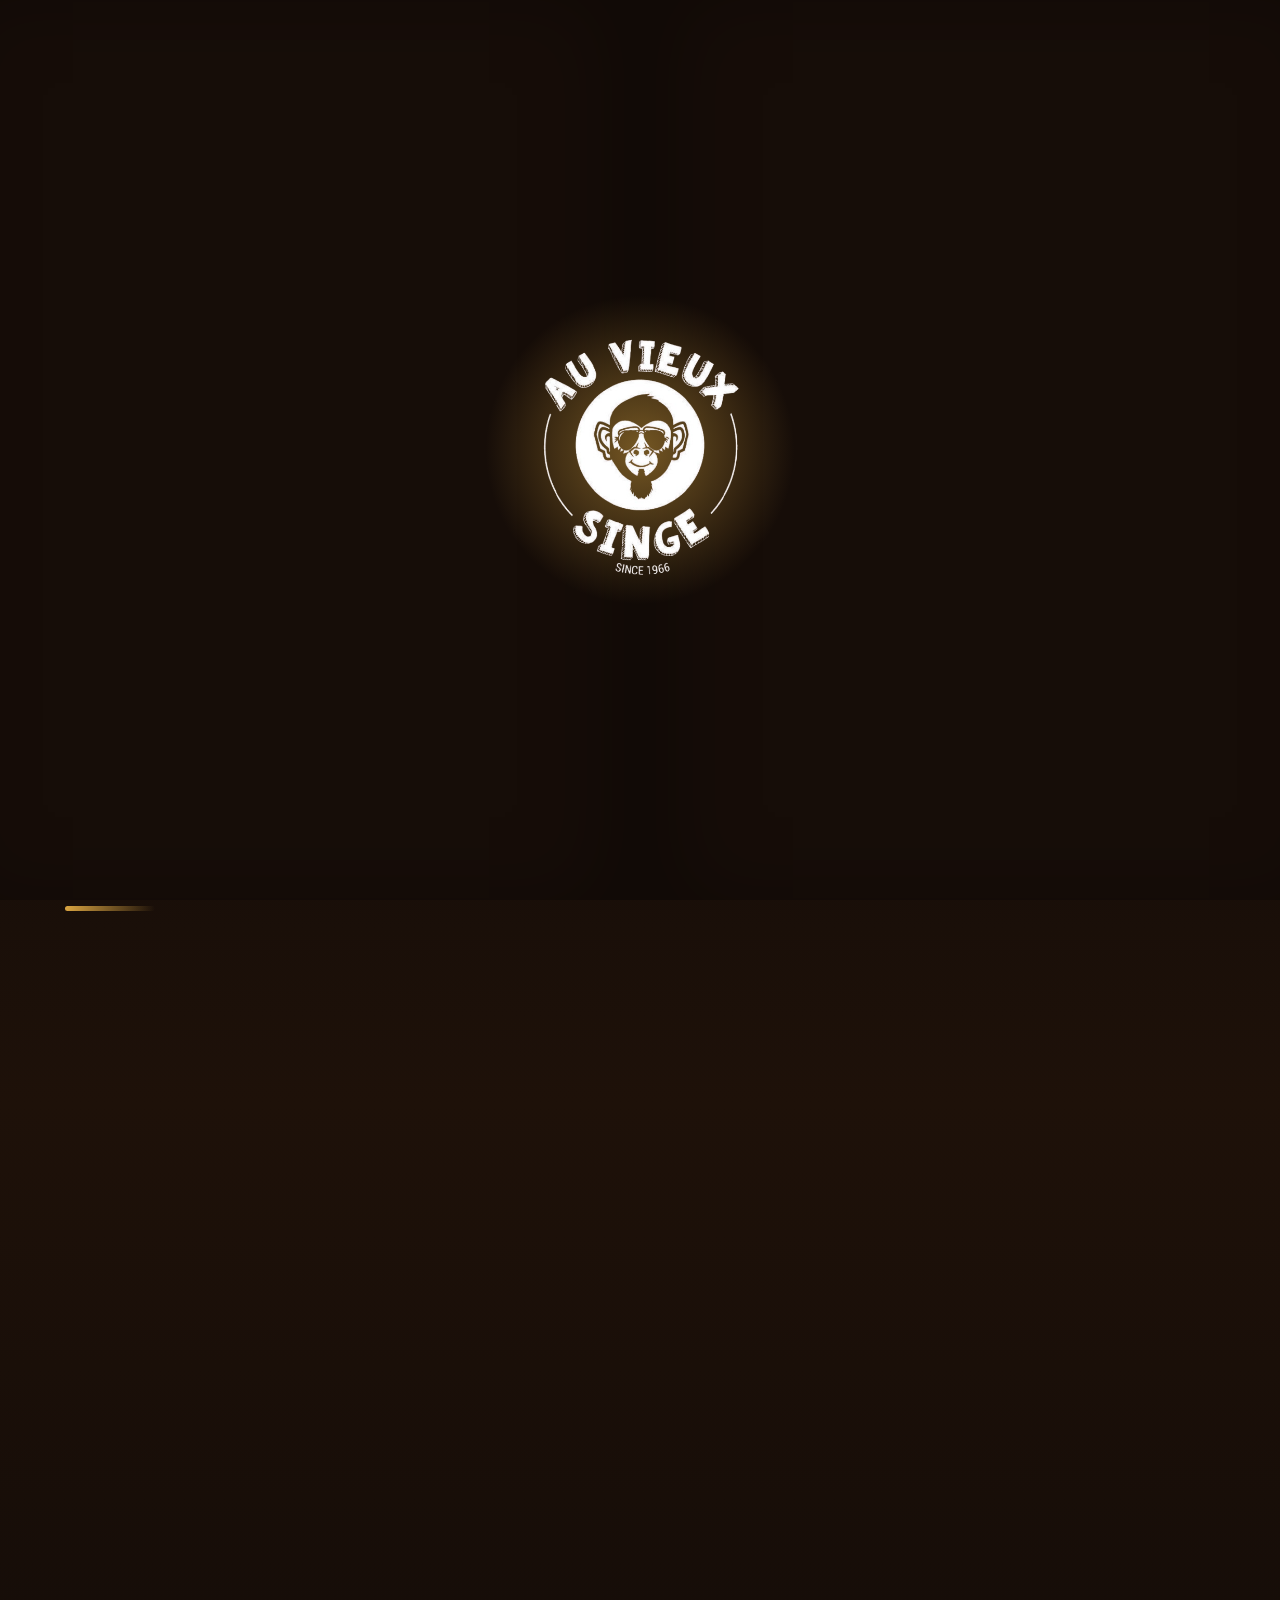
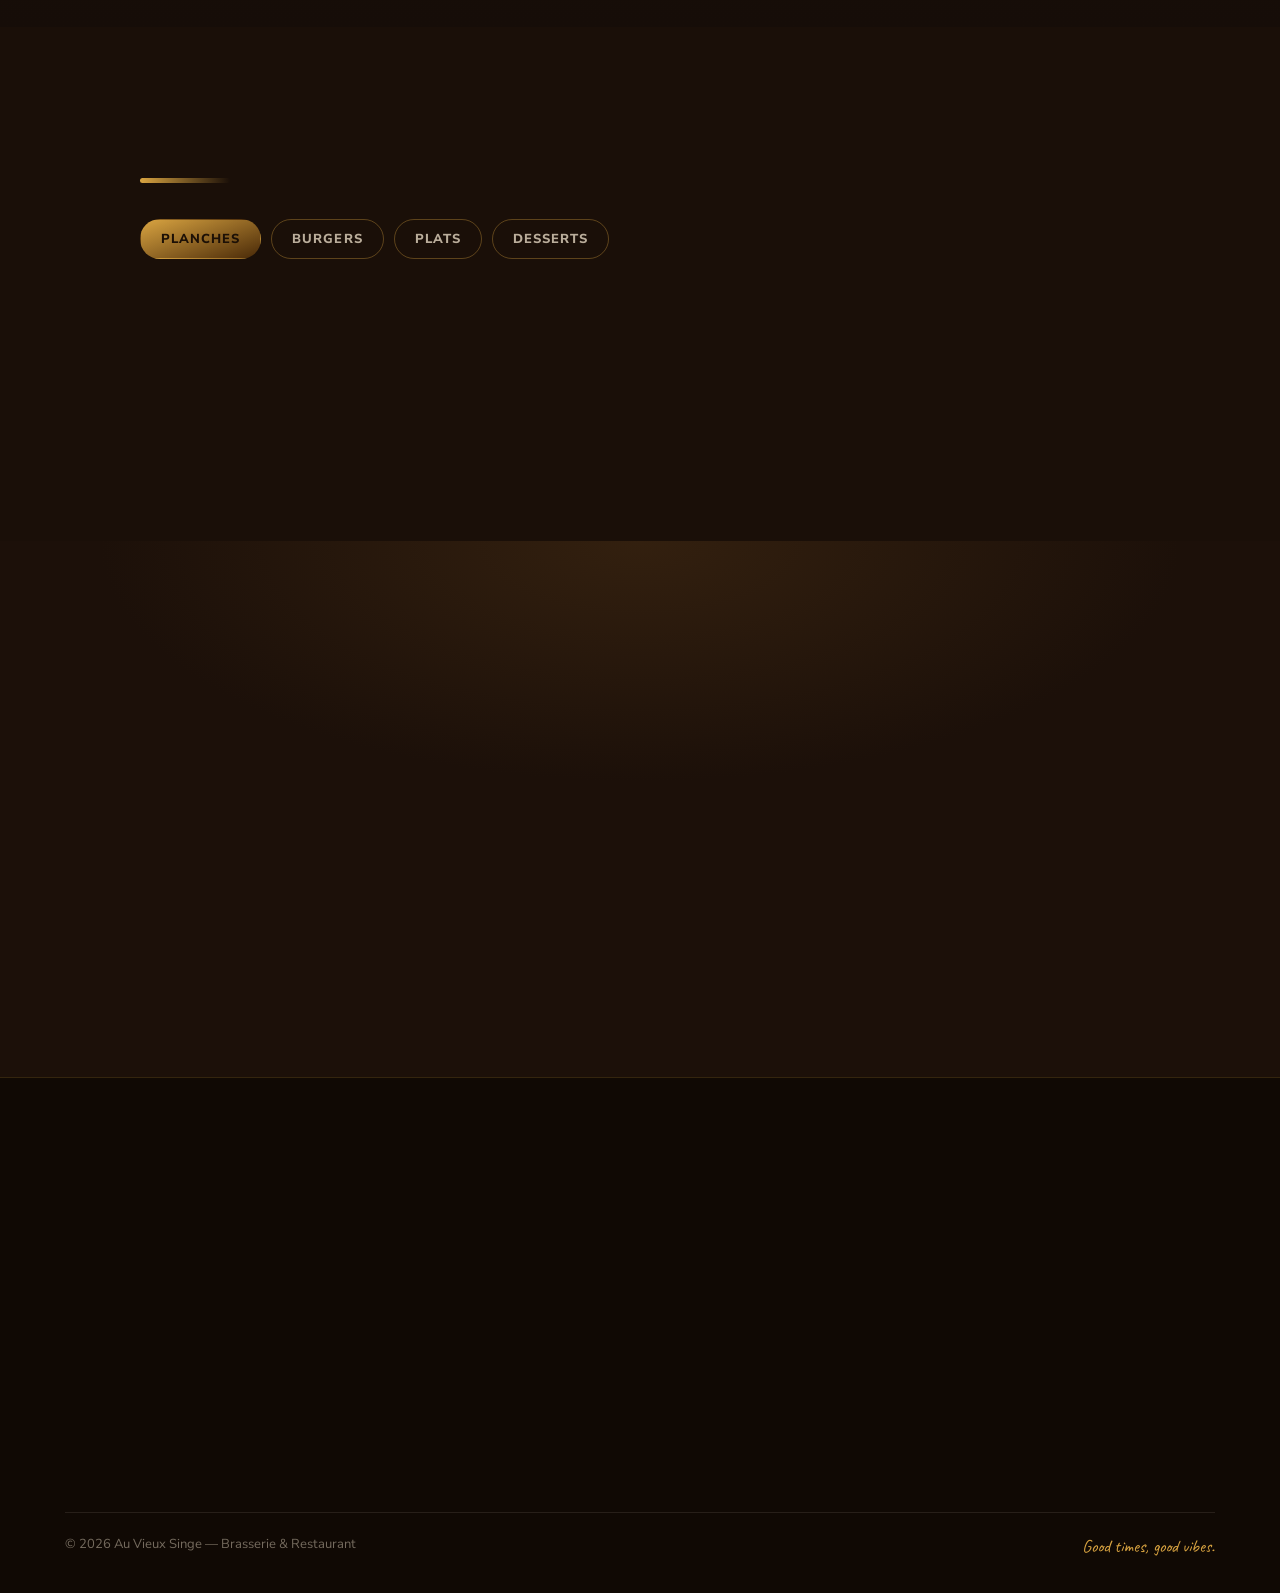
<file: public_html/demos/auvieuxsinge/index.html>
<!DOCTYPE html>
<html lang="fr">
<head>
<meta charset="utf-8">
<meta name="viewport" content="width=device-width, initial-scale=1">
<title data-i18n="meta.title">Au Vieux Singe — Brasserie &amp; Restaurant depuis 1966</title>
<meta name="description" data-i18n="meta.description" data-i18n-attr="content" content="Au Vieux Singe : brasserie et restaurant de quartier depuis 1966. Bières pression, planches, burgers, soirées karaoké et blind test, et La Table du Vieux Singe pour une cuisine de saison.">
<link rel="icon" href="images/logo.png">
<link rel="preconnect" href="https://fonts.googleapis.com">
<link rel="preconnect" href="https://fonts.gstatic.com" crossorigin>
<link href="https://fonts.googleapis.com/css2?family=Alfa+Slab+One&family=Caveat:wght@600;700&family=Nunito+Sans:ital,wght@0,400;0,600;0,700;0,800;1,400&display=swap" rel="stylesheet">
<link rel="stylesheet" href="css/style.css">
<link rel="stylesheet" href="css/loading.css">
</head>
<body>

<div id="loading-screen" aria-hidden="true">
  <div class="loading-panel loading-panel-left">
    <div class="loading-anchor loading-anchor-left">
      <div class="loading-glow"></div>
      <img class="loading-logo" src="images/logo.png" alt="Au Vieux Singe">
    </div>
  </div>
  <div class="loading-panel loading-panel-right">
    <div class="loading-anchor loading-anchor-right">
      <div class="loading-glow"></div>
      <img class="loading-logo" src="images/logo.png" alt="">
    </div>
  </div>
  <div class="loading-seam"></div>
</div>

<header class="navbar">
  <div class="navbar-inner">
    <button class="brand" data-go="brasserie" data-i18n-attr="aria-label" data-i18n="nav.home.aria" aria-label="Accueil Au Vieux Singe">
      <img src="images/logo.png" alt="Au Vieux Singe">
      <span class="brand-text">
        <span class="brand-name">AU VIEUX SINGE</span>
        <span class="brand-since">since 1966</span>
      </span>
    </button>

    <nav class="nav-tabs">
      <button class="nav-tab active-brasserie" data-go="brasserie" data-tab="brasserie">
        <span class="tab-full">Le Vieux Singe</span><span class="tab-short" data-i18n="nav.tab.brasserie.short">Brasserie</span>
      </button>
      <button class="nav-tab" data-go="table" data-tab="table">
        <span class="tab-full">La Table du Vieux Singe</span><span class="tab-short" data-i18n="nav.tab.table.short">La Table</span>
      </button>
    </nav>

    <button class="btn-lang" id="btn-lang" type="button" data-i18n-attr="aria-label" data-i18n="nav.lang.toggle.aria" aria-label="Traduire le site en anglais">
      <span data-i18n="nav.lang.toggle">EN</span>
    </button>
    <a class="btn-reserve" href="https://www.thefork.fr" target="_blank" rel="noopener" data-i18n="nav.reserve">Réserver</a>
  </div>
</header>

<!-- ══════════════════════════════════════ PAGE BRASSERIE ══════════════════════════════════════ -->
<main id="page-brasserie" class="page active">

  <section class="hero-affiche">
    <div class="hero-affiche-inner">
      <img src="images/logo.png" alt="Logo Au Vieux Singe">
      <h1 class="hero-title">AU VIEUX SINGE</h1>
      <div class="hero-bandeau"><span data-i18n="hero.bandeau">BRASSERIE · AMBIANCE · BONNE HUMEUR</span></div>
      <p class="hero-tagline" data-i18n="hero.tagline">Bières pression, planches à partager et soirées qui déraillent — depuis 1966.</p>
      <div class="hero-actions">
        <a href="#bieres" class="btn-gold" data-scroll="bieres" data-i18n="hero.btn.beers">Nos pressions</a>
        <a href="#carte" class="btn-outline" data-scroll="carte" data-i18n="hero.btn.menu">La carte</a>
      </div>
    </div>
  </section>

  <section id="bieres" class="section-bieres">
    <div class="section-inner">
      <div class="section-heading" data-reveal>
        <h2 data-i18n="beers.heading">Les Bières Pression</h2>
        <span data-i18n="beers.subheading">tirées avec amour, servies bien fraîches</span>
      </div>
      <div class="section-underline"></div>
      <div class="beers-grid" id="beers-grid"></div>
      <p class="beers-note" data-reveal data-i18n="beers.note">+ une pression invitée qui change chaque mois — demandez au bar !</p>
    </div>
  </section>

  <section id="carte" class="section-carte">
    <div class="section-inner">
      <div class="section-heading" data-reveal>
        <h2 data-i18n="carte.heading">La Carte</h2>
        <span data-i18n="carte.subheading">à picorer ou à dévorer</span>
      </div>
      <div class="section-underline"></div>
      <div class="cat-tabs" id="cat-tabs"></div>
      <div class="dishes-grid" id="dishes-grid"></div>
    </div>
  </section>

  <section id="evenements" class="section-events">
    <span class="events-eyebrow" data-reveal data-i18n="events.eyebrow">Toutes les semaines au Vieux Singe</span>
    <h2 data-reveal data-i18n="events.heading">Les Soirées</h2>
    <div class="events-grid" id="events-grid"></div>
  </section>

  <footer class="site-footer">
    <div class="footer-grid">
      <div class="footer-col" data-reveal>
        <img src="images/logo.png" alt="Au Vieux Singe">
        <p data-i18n="footer.tagline">Brasserie &amp; restaurant de quartier depuis 1966. Bières pression, cuisine généreuse et bonne humeur garantie.</p>
      </div>
      <div class="footer-col gold" data-reveal style="--reveal-delay:80ms">
        <h4 data-i18n="footer.hours">Horaires</h4>
        <div class="hours-row" id="hours-row-brasserie"></div>
        <p class="footer-note" data-i18n="footer.hours.note">Cuisine ouverte 12h – 14h30 et 19h – 22h30.</p>
      </div>
      <div class="footer-col gold" data-reveal style="--reveal-delay:160ms">
        <h4 data-i18n="footer.contact">Contact &amp; accès</h4>
        <div class="contact-block">
          <span>8 Rue Monsigny<br>62200 Boulogne-sur-Mer</span>
          <a href="tel:+33678603210">06 78 60 32 10</a>
          <a href="mailto:contact@auvieuxsinge.fr">contact@auvieuxsinge.fr</a>
        </div>
        <div class="map-embed">
          <iframe src="https://www.google.com/maps?q=8%20Rue%20Monsigny%2C%2062200%20Boulogne-sur-Mer&amp;output=embed" loading="lazy" referrerpolicy="no-referrer-when-downgrade" data-i18n-attr="title" data-i18n="footer.map.title" title="Carte : localisation Au Vieux Singe"></iframe>
        </div>
      </div>
    </div>
    <div class="footer-bottom gold">
      <span data-i18n="footer.bottom.copy">© 2026 Au Vieux Singe — Brasserie &amp; Restaurant</span>
      <span class="signoff">Good times, good vibes.</span>
    </div>
  </footer>
</main>

<!-- ══════════════════════════════════════ PAGE LA TABLE ══════════════════════════════════════ -->
<main id="page-table" class="page">

  <div class="hedge"></div>

  <section class="hero-table">
    <div class="hero-table-inner">
      <div class="hero-table-eyebrow">— 🍴 —</div>
      <h1>LA TABLE <span class="du">du</span> VIEUX SINGE</h1>
      <p class="hero-table-tagline" data-i18n="table.hero.tagline">Une cuisine de saison, généreuse et un brin sauvage.</p>
      <p class="hero-table-desc" data-i18n="table.hero.desc">Côté restaurant, le Vieux Singe se met sur son trente-et-un : produits frais, assiettes travaillées et la même chaleur qu'au comptoir.</p>
      <a href="https://www.thefork.fr" target="_blank" rel="noopener" class="btn-green" data-i18n="table.hero.btn">Réserver une table</a>
    </div>
  </section>

  <section class="photos-table">
    <div class="photos-grid">
      <div class="photo-slot" data-reveal><span data-i18n="table.photo.room">Photo de la salle (mur végétal)</span></div>
      <div class="photo-slot" data-reveal style="--reveal-delay:80ms"><span data-i18n="table.photo.dish">Photo d'un plat</span></div>
      <div class="photo-slot" data-reveal style="--reveal-delay:160ms"><span data-i18n="table.photo.dessert">Photo d'un dessert</span></div>
    </div>
  </section>

  <section class="section-menu-table">
    <div class="section-inner">
      <div class="menu-table-heading" data-reveal>
        <span data-i18n="table.menu.eyebrow">de l'entrée au dessert</span>
        <h2 data-i18n="table.menu.heading">Le Menu</h2>
      </div>

      <div id="table-menu-courses"></div>

      <div class="formule-box" data-reveal>
        <div class="formule-text">
          <h3 data-i18n="table.formule.title">Menu du Vieux Singe</h3>
          <p data-i18n="table.formule.desc">Entrée + plat + dessert au choix, café compris. Le midi en semaine, formule entrée + plat ou plat + dessert.</p>
        </div>
        <div class="formule-prices">
          <div>
            <div class="amount">34 €</div>
            <div class="label" data-i18n="table.formule.label3">3 plats</div>
          </div>
          <div>
            <div class="amount">22 €</div>
            <div class="label" data-i18n="table.formule.label2">Midi · 2 plats</div>
          </div>
        </div>
      </div>
    </div>
  </section>

  <footer class="site-footer">
    <div class="footer-grid">
      <div class="footer-col" data-reveal>
        <img src="images/logo.png" alt="Au Vieux Singe">
        <p data-i18n="footer.tagline">Brasserie &amp; restaurant de quartier depuis 1966. Bières pression, cuisine généreuse et bonne humeur garantie.</p>
      </div>
      <div class="footer-col green" data-reveal style="--reveal-delay:80ms">
        <h4 data-i18n="footer.hours">Horaires</h4>
        <div class="hours-row" id="hours-row-table"></div>
        <p class="footer-note" data-i18n="footer.hours.note">Cuisine ouverte 12h – 14h30 et 19h – 22h30.</p>
      </div>
      <div class="footer-col green" data-reveal style="--reveal-delay:160ms">
        <h4 data-i18n="footer.contact">Contact &amp; accès</h4>
        <div class="contact-block">
          <span>8 Rue Monsigny<br>62200 Boulogne-sur-Mer</span>
          <a href="tel:+33678603210">06 78 60 32 10</a>
          <a href="mailto:contact@auvieuxsinge.fr">contact@auvieuxsinge.fr</a>
        </div>
        <div class="map-embed">
          <iframe src="https://www.google.com/maps?q=8%20Rue%20Monsigny%2C%2062200%20Boulogne-sur-Mer&amp;output=embed" loading="lazy" referrerpolicy="no-referrer-when-downgrade" data-i18n-attr="title" data-i18n="footer.map.title" title="Carte : localisation Au Vieux Singe"></iframe>
        </div>
      </div>
    </div>
    <div class="footer-bottom green">
      <span data-i18n="footer.bottom.copy">© 2026 Au Vieux Singe — Brasserie &amp; Restaurant</span>
      <span class="signoff">Good times, good vibes.</span>
    </div>
  </footer>

  <div class="hedge hedge-bottom"></div>
</main>

<script src="js/data.js"></script>
<script src="js/i18n.js"></script>
<script src="js/script.js"></script>
<script src="js/loading.js"></script>
</body>
</html>
</file>
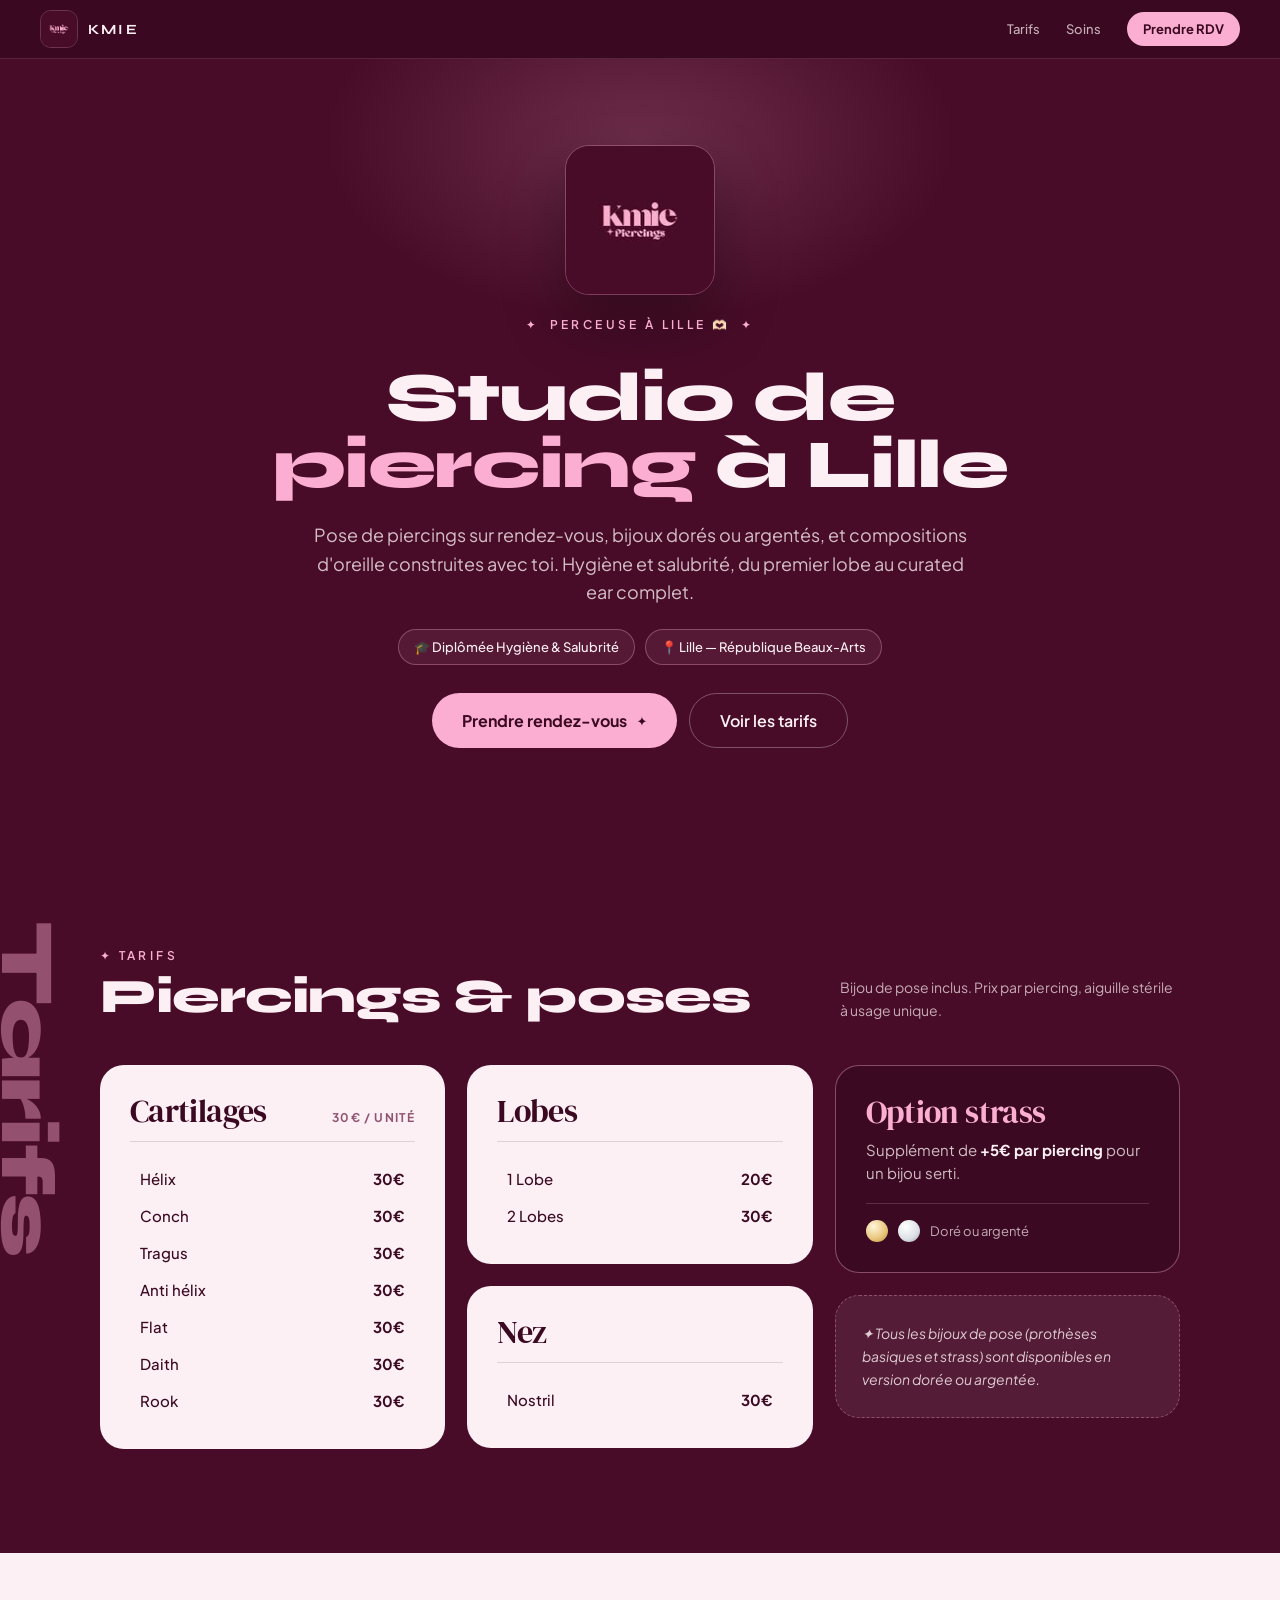
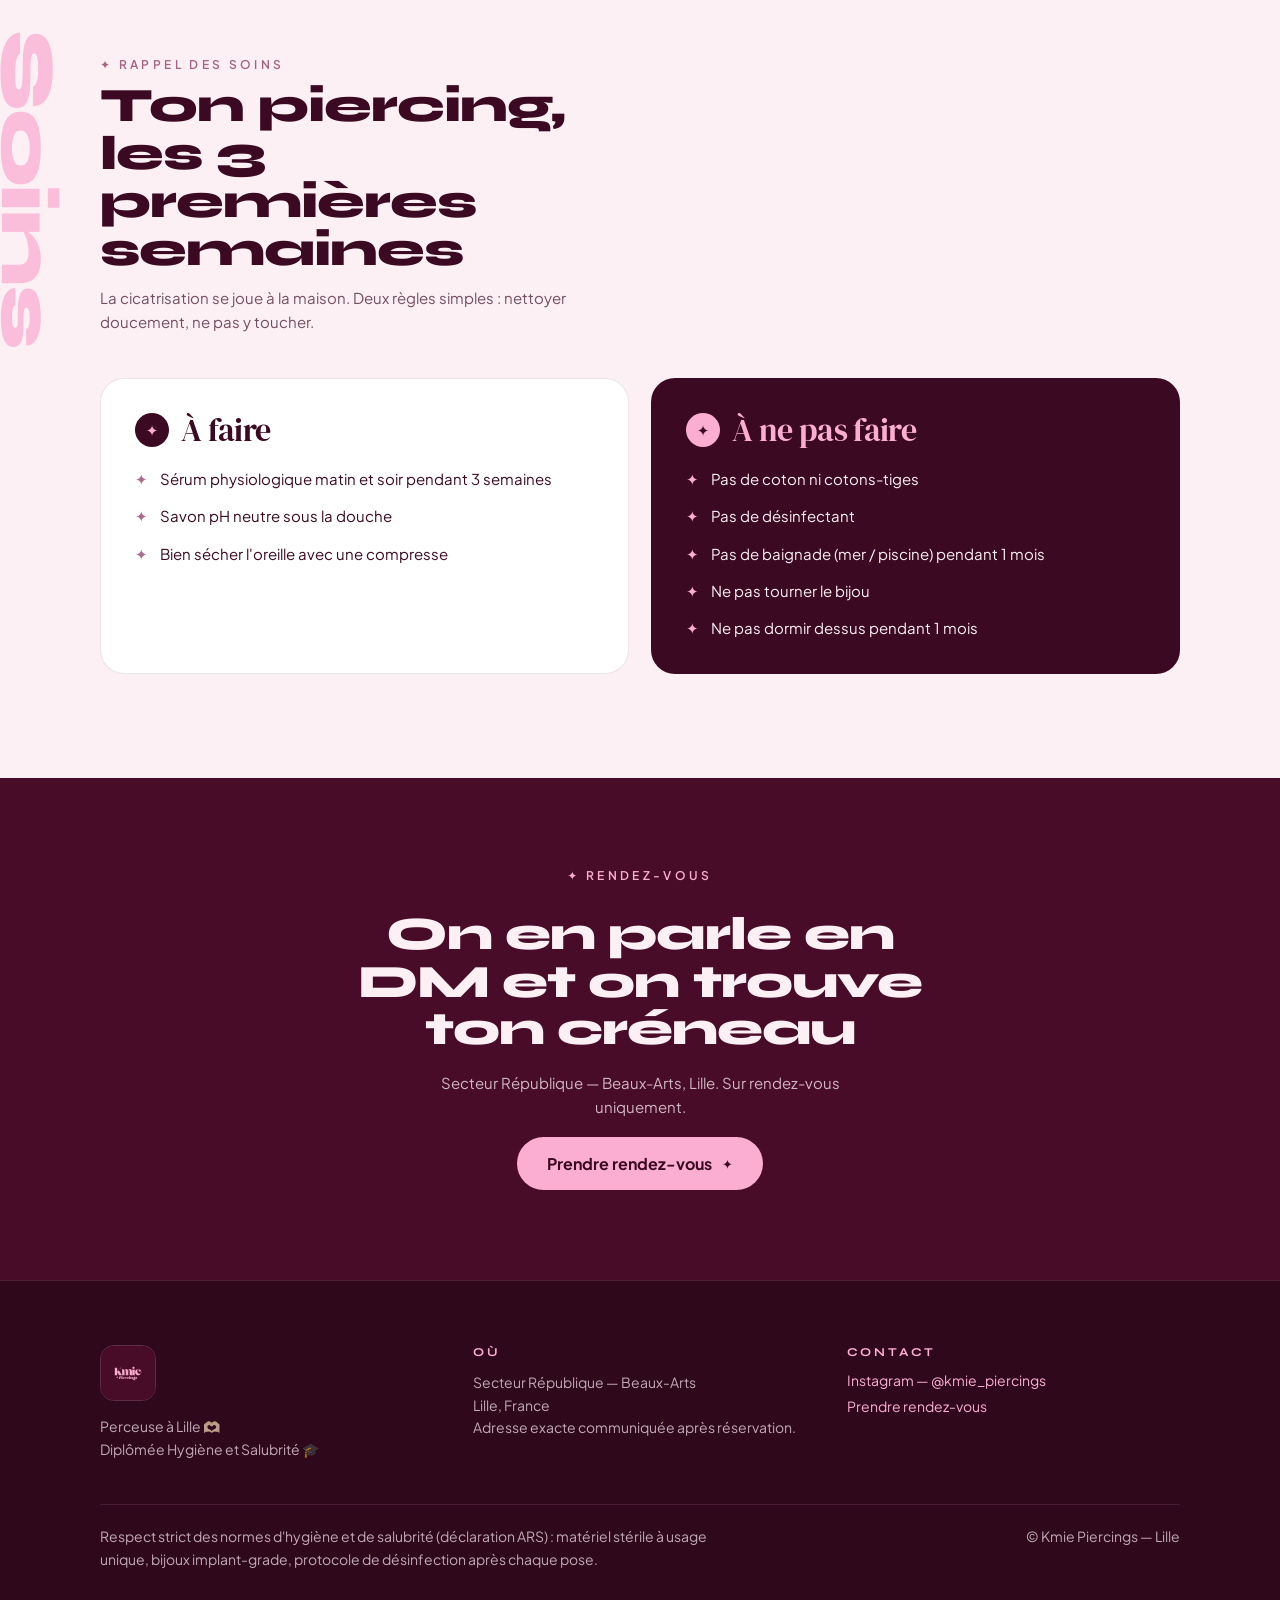
<file: public_html/demos/kmie_piercings/index.html>
<!DOCTYPE html>
<html lang="fr">
<head>
<meta charset="UTF-8">
<meta name="viewport" content="width=device-width, initial-scale=1">
<title>Kmie Piercings — Studio de piercing &amp; curated ear à Lille</title>
<meta name="description" content="Studio de piercing à Lille (secteur République — Beaux-Arts). Pose de piercings sur rendez-vous, bijoux dorés ou argentés, compositions d'oreille sur mesure. Diplômée Hygiène &amp; Salubrité.">
<link rel="icon" href="img/kmie-logo.jpg">
<link rel="preconnect" href="https://fonts.googleapis.com">
<link rel="preconnect" href="https://fonts.gstatic.com" crossorigin>
<link href="https://fonts.googleapis.com/css2?family=DM+Serif+Display&family=Plus+Jakarta+Sans:wght@400;500;600;700&family=Syne:wght@600;700;800&display=swap" rel="stylesheet">
<link rel="stylesheet" href="css/styles.css">
</head>
<body>

<header class="site-nav" id="top">
  <a href="#top" class="brand">
    <img src="img/kmie-logo.jpg" alt="Kmie Piercings" class="brand__logo">
    <span class="brand__word">kmie</span>
  </a>
  <nav class="site-nav__links" aria-label="Navigation principale">
    <a href="#tarifs">Tarifs</a>
    <a href="#soins">Soins</a>
    <a href="https://www.instagram.com/kmie_piercings/" target="_blank" rel="noopener" class="btn btn--accent btn--sm">Prendre RDV</a>
  </nav>
</header>

<main>

  <section class="hero">
    <div class="hero__glow" aria-hidden="true"></div>
    <div class="hero__inner">
      <img src="img/kmie-logo.jpg" alt="Logo Kmie Piercings" class="hero__logo">
      <p class="eyebrow">✦&nbsp;&nbsp;Perceuse à Lille 🫶🏻&nbsp;&nbsp;✦</p>
      <h1>Studio de <span class="accent-text">piercing</span> à Lille</h1>
      <p class="hero__lead">Pose de piercings sur rendez-vous, bijoux dorés ou argentés, et compositions d'oreille construites avec toi. Hygiène et salubrité, du premier lobe au curated ear complet.</p>
      <div class="badge-row">
        <span class="badge">🎓 Diplômée Hygiène &amp; Salubrité</span>
        <span class="badge">📍 Lille — République Beaux-Arts</span>
      </div>
      <div class="cta-row">
        <a href="https://www.instagram.com/kmie_piercings/" target="_blank" rel="noopener" class="btn btn--accent btn--lg">Prendre rendez-vous <span class="sparkle">✦</span></a>
        <a href="#tarifs" class="btn btn--ghost btn--lg">Voir les tarifs</a>
      </div>
    </div>
  </section>

  <section id="tarifs" class="tarifs">
    <span class="bg-word" aria-hidden="true">Tarifs</span>
    <div class="section-inner">
      <div class="section-head">
        <div>
          <p class="eyebrow">✦ Tarifs</p>
          <h2>Piercings &amp; poses</h2>
        </div>
        <p class="section-head__note">Bijou de pose inclus. Prix par piercing, aiguille stérile à usage unique.</p>
      </div>

      <div class="tarifs__grid">

        <div class="price-card">
          <div class="price-card__head">
            <h3>Cartilages</h3>
            <span class="price-card__unit">30€ / unité</span>
          </div>
          <ul class="price-list">
            <li><span>Hélix</span><span>30€</span></li>
            <li><span>Conch</span><span>30€</span></li>
            <li><span>Tragus</span><span>30€</span></li>
            <li><span>Anti hélix</span><span>30€</span></li>
            <li><span>Flat</span><span>30€</span></li>
            <li><span>Daith</span><span>30€</span></li>
            <li><span>Rook</span><span>30€</span></li>
          </ul>
        </div>

        <div class="tarifs__col">
          <div class="price-card">
            <h3>Lobes</h3>
            <ul class="price-list">
              <li><span>1 Lobe</span><span>20€</span></li>
              <li><span>2 Lobes</span><span>30€</span></li>
            </ul>
          </div>
          <div class="price-card">
            <h3>Nez</h3>
            <ul class="price-list">
              <li><span>Nostril</span><span>30€</span></li>
            </ul>
          </div>
        </div>

        <div class="tarifs__col">
          <div class="price-card price-card--dark">
            <h3 class="accent-text">Option strass</h3>
            <p class="price-card__text">Supplément de <strong>+5€ par piercing</strong> pour un bijou serti.</p>
            <div class="price-card__swatches">
              <span class="swatch swatch--gold"></span>
              <span class="swatch swatch--silver"></span>
              <span>Doré ou argenté</span>
            </div>
          </div>
          <div class="price-card price-card--dashed">
            <p>✦ Tous les bijoux de pose (prothèses basiques et strass) sont disponibles en version dorée ou argentée.</p>
          </div>
        </div>

      </div>
    </div>
  </section>

  <section id="soins" class="soins">
    <span class="bg-word bg-word--light" aria-hidden="true">Soins</span>
    <div class="section-inner">
      <div class="soins__head">
        <p class="eyebrow eyebrow--dark">✦ Rappel des soins</p>
        <h2>Ton piercing, les 3 premières semaines</h2>
        <p class="soins__note">La cicatrisation se joue à la maison. Deux règles simples : nettoyer doucement, ne pas y toucher.</p>
      </div>

      <div class="soins__grid">
        <div class="soin-card">
          <div class="soin-card__head">
            <span class="soin-card__mark">✦</span>
            <h3>À faire</h3>
          </div>
          <ul>
            <li><span class="soin-card__bullet">✦</span><span>Sérum physiologique matin et soir pendant 3 semaines</span></li>
            <li><span class="soin-card__bullet">✦</span><span>Savon pH neutre sous la douche</span></li>
            <li><span class="soin-card__bullet">✦</span><span>Bien sécher l'oreille avec une compresse</span></li>
          </ul>
        </div>

        <div class="soin-card soin-card--dark">
          <div class="soin-card__head">
            <span class="soin-card__mark soin-card__mark--accent">✦</span>
            <h3 class="accent-text">À ne pas faire</h3>
          </div>
          <ul>
            <li><span class="soin-card__bullet soin-card__bullet--accent">✦</span><span>Pas de coton ni cotons-tiges</span></li>
            <li><span class="soin-card__bullet soin-card__bullet--accent">✦</span><span>Pas de désinfectant</span></li>
            <li><span class="soin-card__bullet soin-card__bullet--accent">✦</span><span>Pas de baignade (mer / piscine) pendant 1 mois</span></li>
            <li><span class="soin-card__bullet soin-card__bullet--accent">✦</span><span>Ne pas tourner le bijou</span></li>
            <li><span class="soin-card__bullet soin-card__bullet--accent">✦</span><span>Ne pas dormir dessus pendant 1 mois</span></li>
          </ul>
        </div>
      </div>
    </div>
  </section>

  <section class="final-cta">
    <div class="final-cta__inner">
      <p class="eyebrow">✦ Rendez-vous</p>
      <h2>On en parle en DM et on trouve ton créneau</h2>
      <p>Secteur République — Beaux-Arts, Lille. Sur rendez-vous uniquement.</p>
      <a href="https://www.instagram.com/kmie_piercings/" target="_blank" rel="noopener" class="btn btn--accent btn--lg">Prendre rendez-vous <span class="sparkle">✦</span></a>
    </div>
  </section>

</main>

<footer class="site-footer">
  <div class="site-footer__grid">
    <div>
      <img src="img/kmie-logo.jpg" alt="Kmie Piercings" class="site-footer__logo">
      <p>Perceuse à Lille 🫶🏻<br>Diplômée Hygiène et Salubrité 🎓</p>
    </div>
    <div>
      <h4>Où</h4>
      <p>Secteur République — Beaux-Arts<br>Lille, France<br>Adresse exacte communiquée après réservation.</p>
    </div>
    <div>
      <h4>Contact</h4>
      <div class="site-footer__links">
        <a href="https://www.instagram.com/kmie_piercings/" target="_blank" rel="noopener">Instagram — @kmie_piercings</a>
        <a href="https://www.instagram.com/kmie_piercings/" target="_blank" rel="noopener">Prendre rendez-vous</a>
      </div>
    </div>
  </div>
  <div class="site-footer__bottom">
    <p>Respect strict des normes d'hygiène et de salubrité (déclaration ARS) : matériel stérile à usage unique, bijoux implant-grade, protocole de désinfection après chaque pose.</p>
    <p>© Kmie Piercings — Lille</p>
  </div>
</footer>

</body>
</html>
</file>
<file: public_html/demos/auvieuxsinge/css/style.css>
:root {
  --gold: #d9a441;
  --gold-light: #e8bc66;
  --green: #7ba24a;
  --green-light: #9fc37a;
  --bg: #160d08;
  --text: #f0e3cc;
  --gold-grad: linear-gradient(160deg, var(--gold), #4a2a08);
  --green-grad: linear-gradient(160deg, var(--green), #14260c);
  --btn-radius: 999px;
}

* { box-sizing: border-box; }

html, body {
  margin: 0;
  padding: 0;
  background: var(--bg);
}

body {
  font-family: 'Nunito Sans', sans-serif;
  color: var(--text);
  -webkit-font-smoothing: antialiased;
  min-height: 100vh;
  display: flex;
  flex-direction: column;
}

a { color: var(--gold); text-decoration: none; }
a:hover { color: var(--gold-light); }
::selection { background: var(--gold); color: #1a0f08; }

@keyframes vsFadeUp {
  from { opacity: 0; transform: translateY(18px); }
  to { opacity: 1; transform: translateY(0); }
}

@keyframes vsSway {
  0%, 100% { transform: rotate(-2deg); }
  50% { transform: rotate(2deg); }
}

button { font-family: inherit; }

/* ══════════ SCROLL REVEAL ══════════ */
@media (prefers-reduced-motion: no-preference) {
  [data-reveal] {
    opacity: 0;
    transform: translateY(36px);
    transition: opacity .7s cubic-bezier(.16,.9,.3,1), transform .7s cubic-bezier(.16,.9,.3,1);
    transition-delay: var(--reveal-delay, 0ms);
    will-change: opacity, transform;
  }
  [data-reveal].is-visible {
    opacity: 1;
    transform: translateY(0);
  }
}

/* ══════════ NAVBAR ══════════ */
.navbar {
  position: sticky;
  top: 0;
  z-index: 50;
  background: linear-gradient(180deg, rgba(16,9,5,.97), rgba(22,13,8,.93));
  border-bottom: 1px solid rgba(217,164,65,.22);
  backdrop-filter: blur(8px);
  transition: border-color .2s;
}

.navbar.theme-table { border-bottom-color: rgba(123,162,74,.28); }

.navbar-inner {
  max-width: 1200px;
  margin: 0 auto;
  padding: 0 28px;
  height: 76px;
  display: flex;
  align-items: center;
  gap: 28px;
}

.brand {
  display: flex;
  align-items: center;
  gap: 12px;
  cursor: pointer;
  flex: none;
  border: none;
  background: none;
  padding: 0;
}

.brand img {
  height: 56px;
  width: 56px;
  object-fit: contain;
  filter: drop-shadow(0 1px 4px rgba(0,0,0,.5));
}

.brand-text {
  display: flex;
  flex-direction: column;
  line-height: 1;
  text-align: left;
}

.brand-name {
  font-family: 'Alfa Slab One', serif;
  font-size: 17px;
  letter-spacing: .04em;
  color: var(--text);
}

.brand-since {
  font-family: 'Caveat', cursive;
  font-size: 15px;
  color: var(--gold);
  margin-top: 3px;
  transition: color .2s;
}

.navbar.theme-table .brand-since { color: var(--green-light); }

.nav-tabs {
  display: flex;
  align-items: center;
  gap: 3px;
  margin-left: auto;
  background: rgba(240,227,204,.05);
  border: 1px solid rgba(240,227,204,.08);
  padding: 5px;
  border-radius: var(--btn-radius);
}

.nav-tab {
  appearance: none;
  border: none;
  cursor: pointer;
  background: transparent;
  color: rgba(240,227,204,.7);
  font-weight: 800;
  font-size: 14px;
  letter-spacing: .08em;
  text-transform: uppercase;
  padding: 10px 18px;
  border-radius: var(--btn-radius);
  transition: background .2s, color .2s, box-shadow .2s, transform .15s;
}

.nav-tab.active-brasserie { background: var(--gold-grad); color: #1c1006; box-shadow: 0 3px 10px rgba(217,164,65,.35); }
.nav-tab.active-table { background: var(--green-grad); color: #0f1a08; box-shadow: 0 3px 10px rgba(123,162,74,.35); }
.nav-tab[data-tab="brasserie"]:not(.active-brasserie):hover { color: var(--gold-light); transform: translateY(-1px); }
.nav-tab[data-tab="table"]:not(.active-table):hover { color: var(--green-light); transform: translateY(-1px); }

.btn-reserve {
  flex: none;
  display: inline-flex;
  align-items: center;
  gap: 8px;
  background: var(--gold-grad);
  color: #1c1006;
  font-weight: 800;
  font-size: 14px;
  letter-spacing: .06em;
  text-transform: uppercase;
  padding: 12px 24px;
  border-radius: var(--btn-radius);
  box-shadow: 0 3px 14px rgba(217,164,65,.35);
  transition: transform .15s, box-shadow .15s, background .2s, box-shadow .2s;
}

.btn-reserve:hover {
  transform: translateY(-1px);
  box-shadow: 0 6px 20px rgba(217,164,65,.5);
  color: #1c1006;
}

.navbar.theme-table .btn-reserve {
  background: var(--green-grad);
  color: #0f1a08;
  box-shadow: 0 3px 14px rgba(123,162,74,.35);
}

.navbar.theme-table .btn-reserve:hover {
  box-shadow: 0 6px 20px rgba(123,162,74,.5);
  color: #0f1a08;
}

.btn-lang {
  flex: none;
  appearance: none;
  cursor: pointer;
  background: rgba(240,227,204,.06);
  border: 1.5px solid rgba(240,227,204,.3);
  color: rgba(240,227,204,.85);
  font-weight: 800;
  font-size: 13px;
  letter-spacing: .06em;
  text-transform: uppercase;
  padding: 9px 16px;
  border-radius: var(--btn-radius);
  transition: border-color .2s, color .2s, background .2s, transform .15s, box-shadow .2s;
}

.btn-lang:hover {
  border-color: var(--gold);
  color: var(--gold-light);
  background: rgba(217,164,65,.14);
  transform: translateY(-1px);
  box-shadow: 0 4px 14px rgba(217,164,65,.25);
}
.navbar.theme-table .btn-lang:hover {
  border-color: var(--green-light);
  color: var(--green-light);
  background: rgba(123,162,74,.16);
  box-shadow: 0 4px 14px rgba(123,162,74,.25);
}

main { flex: 1; animation: vsFadeUp .45s ease both; }

.page { display: none; }
.page.active { display: block; }

/* ══════ HERO — Affiche ══════ */
.hero-affiche {
  position: relative;
  overflow: hidden;
  background: radial-gradient(1100px 500px at 50% -10%, #3a2413 0%, #241408 55%, #160d08 100%);
  padding: 84px 28px 96px;
  text-align: center;
}

.hero-affiche::before {
  content: '';
  position: absolute;
  inset: 0;
  background: repeating-linear-gradient(90deg, rgba(0,0,0,.16) 0 3px, transparent 3px 9px);
  opacity: .35;
  pointer-events: none;
}

.hero-affiche-inner {
  position: relative;
  max-width: 820px;
  margin: 0 auto;
  display: flex;
  flex-direction: column;
  align-items: center;
  gap: 22px;
}

.hero-affiche-inner img {
  height: 190px;
  width: 190px;
  object-fit: contain;
  filter: drop-shadow(0 6px 24px rgba(0,0,0,.6));
}

.hero-title {
  margin: 0;
  font-family: 'Alfa Slab One', serif;
  font-weight: 400;
  font-size: clamp(42px, 6vw, 72px);
  line-height: 1.05;
  color: var(--text);
  text-shadow: 0 3px 0 rgba(0,0,0,.4);
}

.hero-bandeau {
  display: inline-block;
  transform: rotate(-1.5deg);
  background: linear-gradient(100deg, transparent 2%, var(--gold) 6%, var(--gold) 94%, transparent 98%);
  padding: 6px 26px;
}

.hero-bandeau span {
  font-family: 'Alfa Slab One', serif;
  font-size: clamp(17px, 2.2vw, 24px);
  color: #1c1006;
  letter-spacing: .03em;
}

.hero-tagline {
  margin: 6px 0 0;
  font-family: 'Caveat', cursive;
  font-size: clamp(24px, 3vw, 32px);
  color: var(--gold-light);
  line-height: 1.2;
}

.hero-actions {
  display: flex;
  gap: 14px;
  flex-wrap: wrap;
  justify-content: center;
  margin-top: 8px;
}

.btn-gold {
  background: var(--gold-grad);
  color: #1c1006;
  font-weight: 800;
  text-transform: uppercase;
  letter-spacing: .06em;
  font-size: 14px;
  padding: 14px 28px;
  border-radius: var(--btn-radius);
  box-shadow: 0 4px 16px rgba(217,164,65,.35);
  border: none;
  cursor: pointer;
  transition: transform .15s;
}
.btn-gold:hover { color: #1c1006; transform: translateY(-1px); }

.btn-outline {
  border: 2px solid rgba(240,227,204,.4);
  color: var(--text);
  font-weight: 800;
  text-transform: uppercase;
  letter-spacing: .06em;
  font-size: 14px;
  padding: 12px 28px;
  border-radius: var(--btn-radius);
  background: none;
  cursor: pointer;
}
.btn-outline:hover { border-color: var(--gold); color: var(--gold-light); }

.btn-green {
  background: var(--green-grad);
  color: #0f1a08;
  font-weight: 800;
  text-transform: uppercase;
  letter-spacing: .06em;
  font-size: 14px;
  padding: 14px 30px;
  border-radius: var(--btn-radius);
  box-shadow: 0 4px 16px rgba(123,162,74,.3);
  display: inline-block;
}
.btn-green:hover { transform: translateY(-1px); color: #0f1a08; }

/* ══════ BIÈRES ══════ */
.section-bieres {
  padding: 80px 28px;
  background: linear-gradient(180deg, #160d08, #1e1109 40%, #160d08);
}

.section-inner { max-width: 1150px; margin: 0 auto; }

.section-heading {
  display: flex;
  align-items: baseline;
  gap: 16px;
  flex-wrap: wrap;
  margin-bottom: 10px;
}

.section-heading h2 {
  margin: 0;
  font-family: 'Alfa Slab One', serif;
  font-weight: 400;
  font-size: clamp(30px, 3.6vw, 44px);
  color: var(--text);
}

.section-heading span {
  font-family: 'Caveat', cursive;
  font-size: 26px;
  color: var(--gold);
}

.section-underline {
  width: 90px;
  height: 5px;
  background: linear-gradient(90deg, var(--gold), transparent);
  border-radius: 3px;
  margin-bottom: 36px;
}

.beers-grid {
  display: grid;
  grid-template-columns: repeat(auto-fill, minmax(min(255px, 100%), 1fr));
  gap: 20px;
}

.beer-card {
  background: linear-gradient(170deg, #2b1a0e, #221207);
  border: 1px solid rgba(217,164,65,.2);
  border-radius: 14px;
  padding: 22px;
  display: flex;
  flex-direction: column;
  gap: 10px;
  transition: transform .18s, border-color .18s, box-shadow .18s;
}
.beer-card:hover {
  transform: translateY(-4px);
  border-color: rgba(217,164,65,.55);
  box-shadow: 0 12px 28px rgba(0,0,0,.45);
}

.beer-card-top {
  display: flex;
  align-items: center;
  justify-content: space-between;
  gap: 10px;
}

.beer-badge {
  font-size: 11px;
  font-weight: 800;
  letter-spacing: .14em;
  text-transform: uppercase;
  color: #1c1006;
  padding: 4px 10px;
  border-radius: 999px;
}

.beer-abv {
  font-family: 'Caveat', cursive;
  font-size: 20px;
  color: rgba(240,227,204,.6);
}

.beer-card h3 {
  margin: 4px 0 0;
  font-family: 'Alfa Slab One', serif;
  font-weight: 400;
  font-size: 21px;
  color: var(--text);
  line-height: 1.2;
}

.beer-card p {
  margin: 0;
  font-size: 14px;
  line-height: 1.55;
  color: rgba(240,227,204,.68);
  flex: 1;
}

.beer-prices {
  display: flex;
  gap: 10px;
  border-top: 1px dashed rgba(217,164,65,.3);
  padding-top: 12px;
  margin-top: 4px;
}

.beer-prices > div { display: flex; flex-direction: column; flex: 1; }

.beer-prices .size-label {
  font-size: 11px;
  letter-spacing: .1em;
  text-transform: uppercase;
  color: rgba(240,227,204,.5);
  font-weight: 700;
}

.beer-prices .price {
  font-weight: 800;
  font-size: 17px;
  color: var(--gold-light);
}

.beers-note {
  margin: 26px 0 0;
  font-family: 'Caveat', cursive;
  font-size: 22px;
  color: rgba(240,227,204,.55);
}

/* ══════ CARTE ══════ */
.section-carte { padding: 80px 28px; background: #1a0f08; }
.section-carte .section-inner { max-width: 1000px; }

.cat-tabs {
  display: flex;
  gap: 10px;
  flex-wrap: wrap;
  margin-bottom: 34px;
}

.cat-tab {
  appearance: none;
  cursor: pointer;
  border: 1px solid rgba(217,164,65,.35);
  background: transparent;
  color: rgba(240,227,204,.75);
  font-weight: 800;
  font-size: 13px;
  letter-spacing: .08em;
  text-transform: uppercase;
  padding: 10px 20px;
  border-radius: var(--btn-radius);
  transition: all .18s;
}
.cat-tab:hover { border-color: var(--gold); }
.cat-tab.active {
  background: var(--gold-grad);
  color: #1c1006;
  border-color: transparent;
}

.dishes-grid {
  display: grid;
  grid-template-columns: repeat(auto-fill, minmax(min(400px, 100%), 1fr));
  gap: 14px 40px;
}

.dish-row {
  display: flex;
  flex-direction: column;
  gap: 4px;
  padding: 14px 4px;
  border-bottom: 1px dashed rgba(217,164,65,.25);
}

.dish-row-top {
  display: flex;
  align-items: baseline;
  gap: 10px;
}

.dish-name { font-weight: 800; font-size: 17px; color: var(--text); }

.dish-dots {
  flex: 1;
  border-bottom: 2px dotted rgba(217,164,65,.35);
  transform: translateY(-4px);
}

.dish-price { font-weight: 800; font-size: 17px; color: var(--gold-light); flex: none; }
.dish-price.green { color: #b8d48f; }

.dish-desc { font-size: 14px; line-height: 1.5; color: rgba(240,227,204,.62); }

/* ══════ ÉVÉNEMENTS ══════ */
.section-events {
  position: relative;
  padding: 80px 28px;
  background: radial-gradient(900px 400px at 50% 0%, #33200f 0%, #1c1009 60%);
  overflow: hidden;
  text-align: center;
}

.events-eyebrow {
  font-family: 'Caveat', cursive;
  font-size: 30px;
  color: var(--gold);
}

.section-events h2 {
  margin: 6px 0 44px;
  font-family: 'Alfa Slab One', serif;
  font-weight: 400;
  font-size: clamp(30px, 3.6vw, 44px);
  color: var(--text);
}

.events-grid {
  display: grid;
  grid-template-columns: repeat(auto-fit, minmax(min(280px, 100%), 1fr));
  gap: 22px;
  max-width: 980px;
  margin: 0 auto;
}

.event-card {
  position: relative;
  background: linear-gradient(170deg, #241206, #1a0d05);
  border: 1px solid rgba(217,164,65,.25);
  border-radius: 16px;
  padding: 30px 24px 26px;
  display: flex;
  flex-direction: column;
  align-items: center;
  gap: 12px;
  transition: transform .2s, box-shadow .2s;
}
.event-card:hover { transform: rotate(0deg) translateY(-4px); box-shadow: 0 14px 34px rgba(0,0,0,.5); }

.event-day {
  font-family: 'Alfa Slab One', serif;
  font-size: 14px;
  letter-spacing: .2em;
  color: var(--text);
  text-transform: uppercase;
}

.event-title-wrap {
  display: inline-block;
  transform: rotate(-2deg);
  background: linear-gradient(100deg, transparent 3%, var(--gold) 8%, var(--gold) 92%, transparent 97%);
  padding: 5px 18px;
}

.event-title-wrap span {
  font-family: 'Alfa Slab One', serif;
  font-size: 22px;
  color: #1c1006;
}

.event-time { font-family: 'Caveat', cursive; font-size: 24px; color: var(--gold-light); }
.event-desc { margin: 0; font-size: 14px; line-height: 1.55; color: rgba(240,227,204,.68); }

/* ══════ HAIES (page Table) ══════ */
/* bush_top.png / bush_bot.png sont carrées et retravaillées pour boucler
   proprement horizontalement (repeat-x). background-size utilise un ratio
   propre (500px source -> 250px affiché, x2) pour limiter les artefacts
   d'interpolation du navigateur sur les bords de tuile.
   background-color est calé précisément sur la couleur de la section
   adjacente (et non la couleur générale du site) pour qu'aucune bande de
   fond ne tranche avec le dégradé voisin. */
.hedge {
  position: relative;
  height: 140px;
  background-color: #1e1109; /* = couleur de départ du dégradé .hero-table */
  background-image: url('../images/bush_top.png');
  background-repeat: repeat-x;
  background-position: top center;
  background-size: auto 250px;
}

.hedge-bottom {
  background-color: #100904; /* = couleur de .site-footer, juste au-dessus depuis qu'il est en dernière position */
  background-image: url('../images/bush_bot.png');
  background-position: bottom center;
}

/* ══════ HERO TABLE ══════ */
.hero-table {
  position: relative;
  background: linear-gradient(180deg, #1e1109 0%, #241408 60%, #1a0f08 100%);
  padding: 32px 28px 80px;
  text-align: center;
}

.hero-table-inner {
  max-width: 780px;
  margin: 0 auto;
  display: flex;
  flex-direction: column;
  align-items: center;
  gap: 16px;
}

.hero-table-eyebrow { font-size: 20px; color: var(--green-light); }

.hero-table h1 {
  margin: 0;
  font-family: 'Alfa Slab One', serif;
  font-weight: 400;
  font-size: clamp(34px, 5vw, 58px);
  line-height: 1.15;
  color: #e6d3a3;
  text-shadow: 0 3px 0 rgba(0,0,0,.35);
}

.hero-table h1 .du {
  font-family: 'Caveat', cursive;
  font-size: .85em;
  color: var(--green-light);
}

.hero-table-tagline {
  margin: 0;
  font-family: 'Caveat', cursive;
  font-size: clamp(22px, 3vw, 30px);
  color: var(--green-light);
}

.hero-table-desc {
  margin: 8px 0 0;
  font-size: 16px;
  line-height: 1.65;
  color: rgba(240,227,204,.72);
  max-width: 52ch;
}

/* ══════ PHOTOS PLACEHOLDER (page Table) ══════ */
.photos-table {
  padding: 0 28px 70px;
  background: #1a0f08;
}

.photos-grid {
  max-width: 1150px;
  margin: 0 auto;
  display: grid;
  grid-template-columns: 1.2fr .8fr .8fr;
  gap: 16px;
}

.photo-slot {
  position: relative;
  height: 280px;
  border-radius: 14px;
  overflow: hidden;
  border: 1px solid rgba(159,195,122,.25);
  display: flex;
  align-items: center;
  justify-content: center;
  background: repeating-linear-gradient(45deg, rgba(240,227,204,.03) 0 10px, transparent 10px 20px);
}

.photo-slot span {
  font-family: ui-monospace, monospace;
  font-size: 12px;
  color: rgba(240,227,204,.45);
  text-align: center;
  padding: 0 12px;
}

/* ══════ MENU TABLE ══════ */
.section-menu-table {
  padding: 20px 28px 90px;
  background: linear-gradient(180deg, #1a0f08, #20130a);
}

.section-menu-table .section-inner { max-width: 860px; }

.menu-table-heading { text-align: center; margin-bottom: 46px; }
.menu-table-heading span {
  font-family: 'Caveat', cursive;
  font-size: 28px;
  color: var(--green-light);
}
.menu-table-heading h2 {
  margin: 4px 0 0;
  font-family: 'Alfa Slab One', serif;
  font-weight: 400;
  font-size: clamp(30px, 3.6vw, 44px);
  color: #e6d3a3;
}

.course-block { margin-bottom: 44px; }

.course-heading {
  display: flex;
  align-items: center;
  gap: 16px;
  margin-bottom: 20px;
}

.course-heading .line {
  flex: 1;
  height: 1px;
  background: linear-gradient(90deg, transparent, rgba(159,195,122,.5));
}
.course-heading .line.right {
  background: linear-gradient(90deg, rgba(159,195,122,.5), transparent);
}

.course-heading h3 {
  margin: 0;
  font-family: 'Alfa Slab One', serif;
  font-weight: 400;
  font-size: 22px;
  letter-spacing: .08em;
  color: var(--green-light);
  text-transform: uppercase;
}

.course-items { display: flex; flex-direction: column; gap: 6px; }

.course-items .dish-row { border-bottom: 1px dashed rgba(159,195,122,.2); }
.course-items .dish-dots { border-bottom: 2px dotted rgba(159,195,122,.3); }

.formule-box {
  margin-top: 10px;
  background: linear-gradient(170deg, #25361a, #1c2a13);
  border: 1px solid rgba(159,195,122,.35);
  border-radius: 16px;
  padding: 28px 30px;
  display: flex;
  align-items: center;
  gap: 24px;
  flex-wrap: wrap;
}

.formule-text { flex: 1; min-width: 240px; }
.formule-text h3 {
  margin: 0 0 6px;
  font-family: 'Alfa Slab One', serif;
  font-weight: 400;
  font-size: 22px;
  color: #e6d3a3;
}
.formule-text p {
  margin: 0;
  font-size: 14.5px;
  line-height: 1.6;
  color: rgba(240,227,204,.75);
}

.formule-prices { display: flex; gap: 26px; flex: none; }
.formule-prices > div { text-align: center; }
.formule-prices .amount {
  font-family: 'Alfa Slab One', serif;
  font-size: 28px;
  color: #b8d48f;
}
.formule-prices .label {
  font-size: 12px;
  letter-spacing: .12em;
  text-transform: uppercase;
  color: rgba(240,227,204,.6);
  font-weight: 700;
}

/* ══════ FOOTER ══════ */
.site-footer {
  background: #100904;
  border-top: 1px solid rgba(217,164,65,.18);
  padding: 64px 28px 36px;
  font-family: 'Nunito Sans', sans-serif;
  color: var(--text);
}

.footer-grid {
  max-width: 1150px;
  margin: 0 auto;
  display: grid;
  grid-template-columns: repeat(auto-fit, minmax(min(240px, 100%), 1fr));
  gap: 36px;
}

.footer-col { display: flex; flex-direction: column; gap: 12px; }
.footer-col img { height: 90px; width: 90px; object-fit: contain; }
.footer-col p {
  margin: 0;
  font-size: 14px;
  line-height: 1.6;
  color: rgba(240,227,204,.6);
  max-width: 34ch;
}

.footer-col h4 {
  margin: 0 0 6px;
  font-family: 'Alfa Slab One', serif;
  font-weight: 400;
  font-size: 16px;
  letter-spacing: .1em;
  text-transform: uppercase;
}
.footer-col.gold h4 { color: var(--gold); }
.footer-col.green h4 { color: var(--green-light); }

.footer-col.green .contact-block a { color: var(--green-light); }
.footer-col.green .contact-block a:hover { color: var(--green); }

.hours-row {
  display: flex;
  flex-direction: column;
  gap: 6px;
  font-size: 14.5px;
  line-height: 1.5;
  color: rgba(240,227,204,.75);
}

.hours-line { display: flex; justify-content: space-between; gap: 12px; }
.hours-line strong { font-weight: 700; }
.hours-line.closed strong { color: rgba(240,227,204,.5); }

.footer-note { margin: 6px 0 0; font-size: 13px; color: rgba(240,227,204,.5); }

.contact-block {
  display: flex;
  flex-direction: column;
  gap: 8px;
  font-size: 14.5px;
  line-height: 1.55;
  color: rgba(240,227,204,.75);
}
.contact-block a { font-weight: 700; }

.map-embed {
  margin-top: 8px;
  height: 160px;
  border-radius: 10px;
  overflow: hidden;
  border: 1px solid rgba(240,227,204,.2);
}

.map-embed iframe {
  display: block;
  width: 100%;
  height: 100%;
  border: 0;
  filter: grayscale(.35) contrast(1.1) brightness(.9);
  transition: filter .3s;
}

.map-embed:hover iframe,
.map-embed:focus-within iframe {
  filter: none;
}

.footer-bottom {
  max-width: 1150px;
  margin: 44px auto 0;
  padding-top: 22px;
  border-top: 1px solid rgba(240,227,204,.1);
  display: flex;
  justify-content: space-between;
  gap: 16px;
  flex-wrap: wrap;
  font-size: 13px;
  color: rgba(240,227,204,.45);
}

.footer-bottom .signoff { font-family: 'Caveat', cursive; font-size: 18px; }
.footer-bottom.gold .signoff { color: var(--gold); }
.footer-bottom.green .signoff { color: var(--green-light); }

.tab-short { display: none; }

@media (max-width: 760px) {
  .photos-grid { grid-template-columns: 1fr; }
  .navbar-inner { gap: 10px; padding: 0 16px; height: 68px; }
  .brand img { height: 42px; width: 42px; }
  .brand-name { font-size: 12px; }
  .brand-since { display: none; }
  .nav-tabs { gap: 2px; padding: 4px; }
  .nav-tab { padding: 9px 12px; font-size: 11px; }
  .tab-full { display: none; }
  .tab-short { display: inline; }
  .btn-reserve { padding: 9px 14px; font-size: 11px; }
  .btn-lang { padding: 8px 12px; font-size: 11px; }
}

@media (max-width: 600px) {
  .navbar-inner {
    flex-wrap: wrap;
    row-gap: 10px;
    height: auto;
    padding: 12px 16px;
  }
  .brand { order: 1; }
  .btn-lang { order: 2; margin-left: auto; }
  .btn-reserve { order: 3; }
  .nav-tabs {
    order: 4;
    flex: 1 1 100%;
    justify-content: center;
    margin-left: 0;
  }
}

@media (max-width: 420px) {
  .brand-text { display: none; }
}

@media (max-width: 360px) {
  .nav-tab { padding: 9px 10px; font-size: 10.5px; }
  .btn-reserve { padding: 9px 12px; font-size: 10.5px; }
  .btn-lang { padding: 8px 10px; font-size: 10.5px; }
}
</file>
<file: public_html/demos/auvieuxsinge/css/loading.css>
/* Écran de chargement — logo qui s'ouvre en deux pour révéler le site */

:root { --loading-logo-size: 260px; }

body.loading-lock { overflow: hidden; height: 100vh; }

#loading-screen {
  position: fixed;
  inset: 0;
  z-index: 9999;
  overflow: hidden;
}

.loading-panel {
  position: absolute;
  top: 0;
  height: 100%;
  width: 50%;
  overflow: hidden;
  background: var(--bg);
  transition: transform 0.9s cubic-bezier(0.7, 0, 0.3, 1);
}

.loading-panel-left {
  left: 0;
  box-shadow: inset -40px 0 80px rgba(0,0,0,.25);
}

.loading-panel-right {
  right: 0;
  box-shadow: inset 40px 0 80px rgba(0,0,0,.25);
}

#loading-screen.opening .loading-panel-left { transform: translateX(-101%); }
#loading-screen.opening .loading-panel-right { transform: translateX(101%); }

.loading-anchor {
  position: absolute;
  top: 50%;
  width: 0;
  height: 0;
}

.loading-anchor-left { left: 100%; }
.loading-anchor-right { left: 0; }

.loading-glow {
  position: absolute;
  width: calc(var(--loading-logo-size) * 1.2);
  height: calc(var(--loading-logo-size) * 1.2);
  left: calc(var(--loading-logo-size) * -0.6);
  top: calc(var(--loading-logo-size) * -0.6);
  border-radius: 50%;
  background: radial-gradient(circle, rgba(217,164,65,.5) 0%, rgba(217,164,65,0) 70%);
  animation: vsLoadingGlow 2.4s ease-in-out infinite;
}

.loading-logo {
  position: absolute;
  width: var(--loading-logo-size);
  height: var(--loading-logo-size);
  left: calc(var(--loading-logo-size) / -2);
  top: calc(var(--loading-logo-size) / -2);
  object-fit: contain;
  animation: vsLoadingSpin 2.2s cubic-bezier(0.16, 1, 0.3, 1) both;
}

.loading-seam {
  position: absolute;
  top: 0;
  left: 50%;
  width: 2px;
  height: 100%;
  margin-left: -1px;
  background: linear-gradient(to bottom, transparent, var(--gold), transparent);
  opacity: 0;
  transition: opacity .4s ease;
  pointer-events: none;
}

#loading-screen.seam .loading-seam { opacity: 1; }

@keyframes vsLoadingSpin {
  from { transform: rotate(0deg) scale(.95); }
  to { transform: rotate(360deg) scale(1); }
}

@keyframes vsLoadingGlow {
  0%, 100% { opacity: .35; }
  50% { opacity: .6; }
}

@media (max-width: 600px) {
  :root { --loading-logo-size: 160px; }
}

@media (prefers-reduced-motion: reduce) {
  #loading-screen { display: none; }
}
</file>
<file: public_html/demos/kmie_piercings/css/styles.css>
/* ==========================================================================
   Kmie Piercings — Studio de piercing & curated ear, Lille
   ========================================================================== */

:root {
  --plum: #3b0a22;
  --plum2: #480c28;
  --cream: #fdf0f4;
  --accent: #fbaed2;
  --ink: #3b0a22;

  --font-display: "Syne", system-ui, sans-serif;
  --font-title: "DM Serif Display", Georgia, serif;
  --font-body: "Plus Jakarta Sans", system-ui, sans-serif;

  --radius: 24px;
  --wrap: min(1080px, 100% - 2.5rem);
}

*, *::before, *::after { box-sizing: border-box; }
html { scroll-behavior: smooth; }
@media (prefers-reduced-motion: reduce) {
  html { scroll-behavior: auto; }
  * { animation-duration: 0.001ms !important; animation-iteration-count: 1 !important; transition-duration: 0.001ms !important; }
}
body {
  margin: 0;
  background: var(--plum);
  color: var(--cream);
  font-family: var(--font-body);
  -webkit-font-smoothing: antialiased;
  overflow-x: hidden;
}
a { color: var(--accent); text-decoration: none; }
h1, h2, h3 { font-family: var(--font-display); font-weight: 800; margin: 0; letter-spacing: -0.02em; }
p { margin: 0; }
ul { margin: 0; padding: 0; list-style: none; }
.accent-text { color: var(--accent); }

.eyebrow {
  margin: 0 0 10px;
  font-size: 12px;
  letter-spacing: 0.28em;
  text-transform: uppercase;
  color: var(--accent);
  font-weight: 600;
}
.eyebrow--dark { color: color-mix(in srgb, var(--accent) 55%, var(--ink)); }

/* ---------- buttons ---------- */
.btn {
  display: inline-flex;
  align-items: center;
  gap: 10px;
  justify-content: center;
  font-family: inherit;
  font-weight: 700;
  border-radius: 999px;
  border: none;
  cursor: pointer;
  transition: transform 0.2s ease, box-shadow 0.2s ease, background 0.2s ease, border-color 0.2s ease;
}
.btn--accent { background: var(--accent); color: var(--ink); }
.btn--accent:hover { transform: translateY(-2px); box-shadow: 0 12px 28px color-mix(in srgb, var(--accent) 38%, transparent); }
.btn--ghost { background: transparent; color: var(--cream); border: 1px solid color-mix(in srgb, var(--cream) 30%, transparent); font-weight: 600; }
.btn--ghost:hover { border-color: var(--accent); background: color-mix(in srgb, var(--accent) 10%, transparent); }
.btn--outline { background: transparent; color: var(--cream); border: 1px solid color-mix(in srgb, var(--cream) 28%, transparent); font-weight: 600; padding: 12px 20px; font-size: 14px; }
.btn--outline:hover { border-color: var(--accent); background: color-mix(in srgb, var(--accent) 10%, transparent); }
.btn--link { background: transparent; border: none; color: color-mix(in srgb, var(--cream) 55%, transparent); font-weight: 500; font-size: 13px; text-decoration: underline; text-underline-offset: 3px; padding: 12px 4px; }
.btn--link:hover { color: var(--accent); }
.btn--sm { padding: 9px 16px; font-size: 13px; }
.btn--lg { padding: 16px 30px; font-size: 16px; }
.sparkle { font-size: 13px; }

/* ---------- header ---------- */
.site-nav {
  position: sticky;
  top: 0;
  z-index: 40;
  display: flex;
  align-items: center;
  justify-content: space-between;
  gap: 16px;
  padding: 10px clamp(14px, 4vw, 40px);
  background: color-mix(in srgb, var(--plum) 86%, transparent);
  backdrop-filter: blur(14px);
  border-bottom: 1px solid color-mix(in srgb, var(--accent) 16%, transparent);
}
.brand { display: flex; align-items: center; gap: 10px; }
.brand__logo { width: 38px; height: 38px; border-radius: 11px; display: block; border: 1px solid color-mix(in srgb, var(--accent) 25%, transparent); }
.brand__word { font-family: var(--font-display); font-weight: 700; font-size: 14px; letter-spacing: 0.16em; text-transform: uppercase; color: var(--cream); }
.site-nav__links { display: flex; flex-wrap: wrap; align-items: center; gap: clamp(10px, 2.4vw, 26px); font-size: 13px; font-weight: 500; }
.site-nav__links > a:not(.btn) { color: color-mix(in srgb, var(--cream) 72%, transparent); }
.site-nav__links > a:not(.btn):hover { color: var(--accent); }

/* ---------- hero ---------- */
.hero {
  position: relative;
  padding: clamp(44px, 7vw, 86px) clamp(18px, 5vw, 56px) clamp(56px, 8vw, 96px);
  background: var(--plum2);
  overflow: hidden;
}
.hero__glow {
  position: absolute;
  top: -180px; left: 50%;
  width: min(900px, 120vw); height: 520px;
  transform: translateX(-50%);
  background: radial-gradient(50% 50% at 50% 50%, color-mix(in srgb, var(--accent) 20%, transparent), transparent 70%);
  pointer-events: none;
}
.hero__inner {
  position: relative;
  width: min(880px, 100%);
  margin: 0 auto;
  display: flex;
  flex-direction: column;
  align-items: center;
  text-align: center;
  gap: 22px;
}
.hero__logo {
  width: clamp(112px, 22vw, 150px); height: clamp(112px, 22vw, 150px);
  border-radius: var(--radius);
  border: 1px solid color-mix(in srgb, var(--accent) 28%, transparent);
  box-shadow: 0 26px 60px rgba(0, 0, 0, 0.35);
}
.hero h1 { font-size: clamp(2.05rem, 7.2vw, 4.3rem); line-height: 0.98; text-wrap: balance; }
.hero__lead {
  max-width: 52ch;
  font-size: clamp(15px, 3.4vw, 18px);
  line-height: 1.6;
  color: color-mix(in srgb, var(--cream) 78%, transparent);
  text-wrap: pretty;
}
.badge-row, .cta-row { display: flex; flex-wrap: wrap; justify-content: center; gap: 10px; }
.cta-row { gap: 12px; margin-top: 6px; }
.badge {
  display: inline-flex; align-items: center; gap: 8px;
  padding: 9px 15px; border-radius: 999px;
  border: 1px solid color-mix(in srgb, var(--accent) 32%, transparent);
  background: color-mix(in srgb, var(--accent) 8%, transparent);
  font-size: 13px; font-weight: 500;
}

/* ---------- section shells ---------- */
.section-inner { width: min(1080px, 100%); margin: 0 auto; position: relative; }
.section-head { display: flex; flex-wrap: wrap; align-items: flex-end; justify-content: space-between; gap: 16px; margin-bottom: clamp(26px, 4vw, 44px); }
.section-head h2 { font-size: clamp(1.9rem, 5.6vw, 3rem); line-height: 1; }
.section-head__note { margin: 0; max-width: 34ch; font-size: 14px; line-height: 1.6; color: color-mix(in srgb, var(--cream) 70%, transparent); }
.bg-word {
  position: absolute; left: clamp(-6px, -1vw, 0px); top: clamp(40px, 6vw, 80px);
  writing-mode: vertical-rl;
  font-family: var(--font-display); font-weight: 800;
  font-size: clamp(0px, 6vw, 92px);
  line-height: 0.86; letter-spacing: -0.03em;
  color: var(--accent); opacity: 0.42; pointer-events: none; user-select: none;
}
.bg-word--light { opacity: 0.75; }

/* ---------- tarifs ---------- */
.tarifs { position: relative; padding: clamp(56px, 9vw, 104px) clamp(18px, 5vw, 56px); background: var(--plum2); overflow: hidden; }
.tarifs__grid { display: grid; grid-template-columns: repeat(auto-fit, minmax(272px, 1fr)); gap: clamp(14px, 2vw, 22px); }
.tarifs__col { display: flex; flex-direction: column; gap: clamp(14px, 2vw, 22px); }
.price-card {
  background: var(--cream); color: var(--ink); border-radius: var(--radius);
  padding: clamp(22px, 3vw, 30px);
  transition: transform 0.22s ease, box-shadow 0.22s ease;
}
.price-card:hover { transform: translateY(-6px); box-shadow: 0 24px 50px rgba(0, 0, 0, 0.32); }
.price-card h3 { font-family: var(--font-title); font-weight: 400; font-size: clamp(26px, 3.4vw, 32px); line-height: 1; }
.price-card__head { display: flex; align-items: baseline; justify-content: space-between; gap: 12px; margin-bottom: 18px; padding-bottom: 14px; border-bottom: 1px solid color-mix(in srgb, var(--ink) 14%, transparent); }
.price-card > h3 { margin-bottom: 18px; padding-bottom: 14px; border-bottom: 1px solid color-mix(in srgb, var(--ink) 14%, transparent); }
.price-card__unit { font-size: 12px; font-weight: 700; letter-spacing: 0.1em; text-transform: uppercase; color: color-mix(in srgb, var(--accent) 45%, var(--ink)); }
.price-list li { display: flex; align-items: baseline; gap: 10px; padding: 9px 10px; border-radius: 10px; font-size: 15px; transition: background 0.16s ease; }
.price-list li:hover { background: color-mix(in srgb, var(--accent) 28%, transparent); }
.price-list li span:first-child { font-weight: 500; }
.price-list li span:last-child { margin-left: auto; font-weight: 700; }
.price-list li span:first-child::after { content: ""; }
.price-card--dark { background: var(--plum); border: 1px solid color-mix(in srgb, var(--accent) 40%, transparent); }
.price-card--dark h3 { margin-bottom: 10px; padding-bottom: 0; border-bottom: none; }
.price-card__text { margin: 0 0 18px; font-size: 15px; line-height: 1.55; color: color-mix(in srgb, var(--cream) 78%, transparent); }
.price-card__text strong { color: var(--cream); }
.price-card__swatches { display: flex; align-items: center; gap: 10px; padding-top: 16px; border-top: 1px solid color-mix(in srgb, var(--accent) 20%, transparent); font-size: 13px; color: color-mix(in srgb, var(--cream) 70%, transparent); }
.swatch { width: 22px; height: 22px; border-radius: 50%; }
.swatch--gold { background: radial-gradient(circle at 35% 30%, #fff6dc, #e8c479 60%, #b98b34); }
.swatch--silver { background: radial-gradient(circle at 35% 30%, #ffffff, #dcdfe6 60%, #9aa1ad); }
.price-card--dashed {
  background: color-mix(in srgb, var(--cream) 7%, transparent);
  border: 1px dashed color-mix(in srgb, var(--accent) 35%, transparent);
  padding: clamp(20px, 2.6vw, 26px);
  font-size: 14px; line-height: 1.65; color: color-mix(in srgb, var(--cream) 82%, transparent);
  font-style: italic; text-wrap: pretty;
}
.price-card--dashed:hover { transform: none; box-shadow: none; }

/* ---------- soins ---------- */
.soins { position: relative; padding: clamp(56px, 9vw, 104px) clamp(18px, 5vw, 56px); background: var(--cream); color: var(--ink); overflow: hidden; }
.soins__head { max-width: 46ch; margin-bottom: clamp(26px, 4vw, 44px); position: relative; }
.soins__head h2 { margin-bottom: 12px; font-size: clamp(1.9rem, 5.6vw, 3rem); line-height: 1; }
.soins__note { font-size: 15px; line-height: 1.6; color: color-mix(in srgb, var(--ink) 70%, transparent); text-wrap: pretty; }
.soins__grid { display: grid; grid-template-columns: repeat(auto-fit, minmax(290px, 1fr)); gap: clamp(14px, 2vw, 22px); position: relative; }
.soin-card {
  background: #ffffff; border: 1px solid color-mix(in srgb, var(--ink) 10%, transparent);
  border-radius: var(--radius); padding: clamp(24px, 3vw, 34px);
  transition: transform 0.22s ease, box-shadow 0.22s ease;
}
.soin-card:hover { transform: translateY(-6px); box-shadow: 0 22px 44px color-mix(in srgb, var(--ink) 14%, transparent); }
.soin-card--dark { background: var(--plum); color: var(--cream); }
.soin-card--dark:hover { box-shadow: 0 22px 44px color-mix(in srgb, var(--ink) 30%, transparent); }
.soin-card__head { display: flex; align-items: center; gap: 12px; margin-bottom: 20px; }
.soin-card__mark { display: inline-flex; align-items: center; justify-content: center; width: 34px; height: 34px; border-radius: 50%; background: var(--plum); color: var(--accent); font-size: 15px; flex: none; }
.soin-card__mark--accent { background: var(--accent); color: var(--ink); }
.soin-card h3 { font-family: var(--font-title); font-weight: 400; font-size: clamp(26px, 3.4vw, 32px); line-height: 1; }
.soin-card ul { display: flex; flex-direction: column; gap: 14px; }
.soin-card li { display: flex; gap: 12px; font-size: 15px; line-height: 1.55; }
.soin-card__bullet { color: color-mix(in srgb, var(--accent) 60%, var(--ink)); flex: none; }
.soin-card__bullet--accent { color: var(--accent); }

/* ---------- final cta ---------- */
.final-cta { padding: clamp(50px, 8vw, 90px) clamp(18px, 5vw, 56px); background: var(--plum2); }
.final-cta__inner {
  width: min(760px, 100%); margin: 0 auto; text-align: center;
  display: flex; flex-direction: column; align-items: center; gap: 18px;
}
.final-cta h2 { font-size: clamp(1.8rem, 5.4vw, 2.9rem); line-height: 1.02; text-wrap: balance; }
.final-cta p:not(.eyebrow) { max-width: 44ch; font-size: 15px; line-height: 1.6; color: color-mix(in srgb, var(--cream) 75%, transparent); }

/* ---------- footer ---------- */
.site-footer { padding: clamp(40px, 6vw, 64px) clamp(18px, 5vw, 56px) 30px; background: color-mix(in srgb, var(--plum) 82%, #000); border-top: 1px solid color-mix(in srgb, var(--accent) 14%, transparent); }
.site-footer__grid { width: min(1080px, 100%); margin: 0 auto; display: grid; grid-template-columns: repeat(auto-fit, minmax(210px, 1fr)); gap: clamp(24px, 4vw, 40px); }
.site-footer__logo { width: 56px; height: 56px; border-radius: 14px; display: block; margin-bottom: 14px; border: 1px solid color-mix(in srgb, var(--accent) 22%, transparent); }
.site-footer p { font-size: 14px; line-height: 1.6; color: color-mix(in srgb, var(--cream) 70%, transparent); }
.site-footer h4 { margin: 0 0 12px; font-family: var(--font-display); font-size: 12px; letter-spacing: 0.22em; text-transform: uppercase; color: var(--accent); font-weight: 700; }
.site-footer__links { display: flex; flex-direction: column; gap: 8px; font-size: 14px; }
.site-footer__bottom {
  width: min(1080px, 100%); margin: clamp(28px, 4vw, 44px) auto 0; padding-top: 20px;
  border-top: 1px solid color-mix(in srgb, var(--accent) 12%, transparent);
  display: flex; flex-wrap: wrap; gap: 12px; justify-content: space-between;
  font-size: 12px; color: color-mix(in srgb, var(--cream) 50%, transparent);
}
.site-footer__bottom p:first-child { max-width: 62ch; line-height: 1.6; }
</file>
